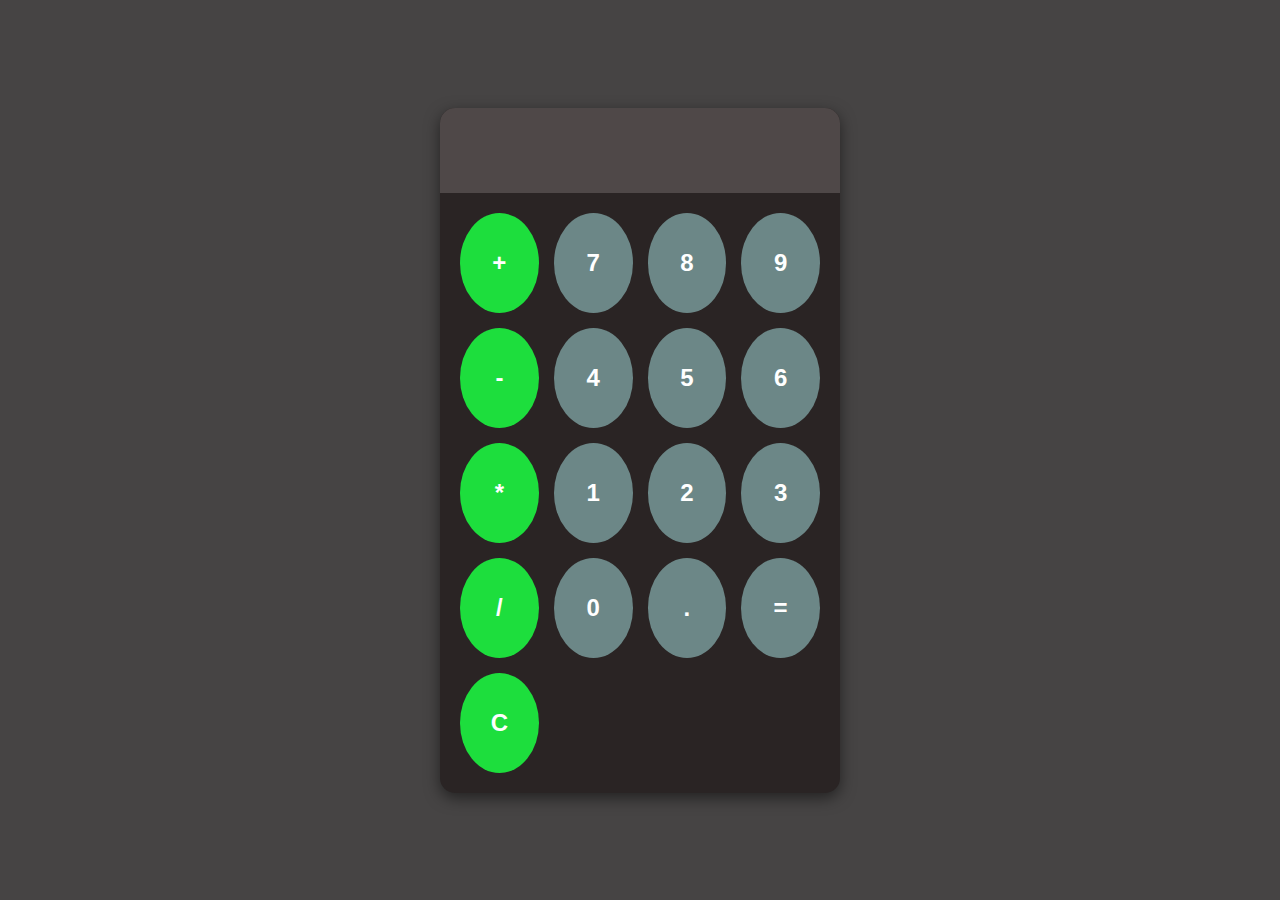
<file: codsoft/Calculator/index.html>
<!DOCTYPE html>
<html lang="en">
<head>
  <meta charset="UTF-8">
  <meta name="viewport" content="width=device-width, initial-scale=1.0">
  <title>Calculator</title>
  <link rel="stylesheet" href="style.css">
</head>
<body>
  <div id="calculator">
    <input id="display" readonly>
    <div id="keys">
      <button onclick="appendToDisplay('+')" class="operator-btn">+</button>
      <button onclick="appendToDisplay('7')">7 </button>
      <button onclick="appendToDisplay('8')">8 </button>
      <button onclick="appendToDisplay('9')">9 </button>
      <button onclick="appendToDisplay('-')"class="operator-btn">-</button>
      <button onclick="appendToDisplay('4')">4 </button>
      <button onclick="appendToDisplay('5')">5 </button>
      <button onclick="appendToDisplay('6')">6 </button>
      <button onclick="appendToDisplay('*')"class="operator-btn">*</button>
      <button onclick="appendToDisplay('1')">1 </button>
      <button onclick="appendToDisplay('2')">2 </button>
      <button onclick="appendToDisplay('3')">3 </button>
      <button onclick="appendToDisplay('/')"class="operator-btn">/</button>
      <button onclick="appendToDisplay('0')">0 </button>
      <button onclick="appendToDisplay('.')">.</button>
      <button onclick="calculate()"> = </button>
      <button onclick="clearDisplay()" class="operator-btn">C</button>

    </div>
  </div>
  <script src="script.js"></script>
</body>
</html>
</file>
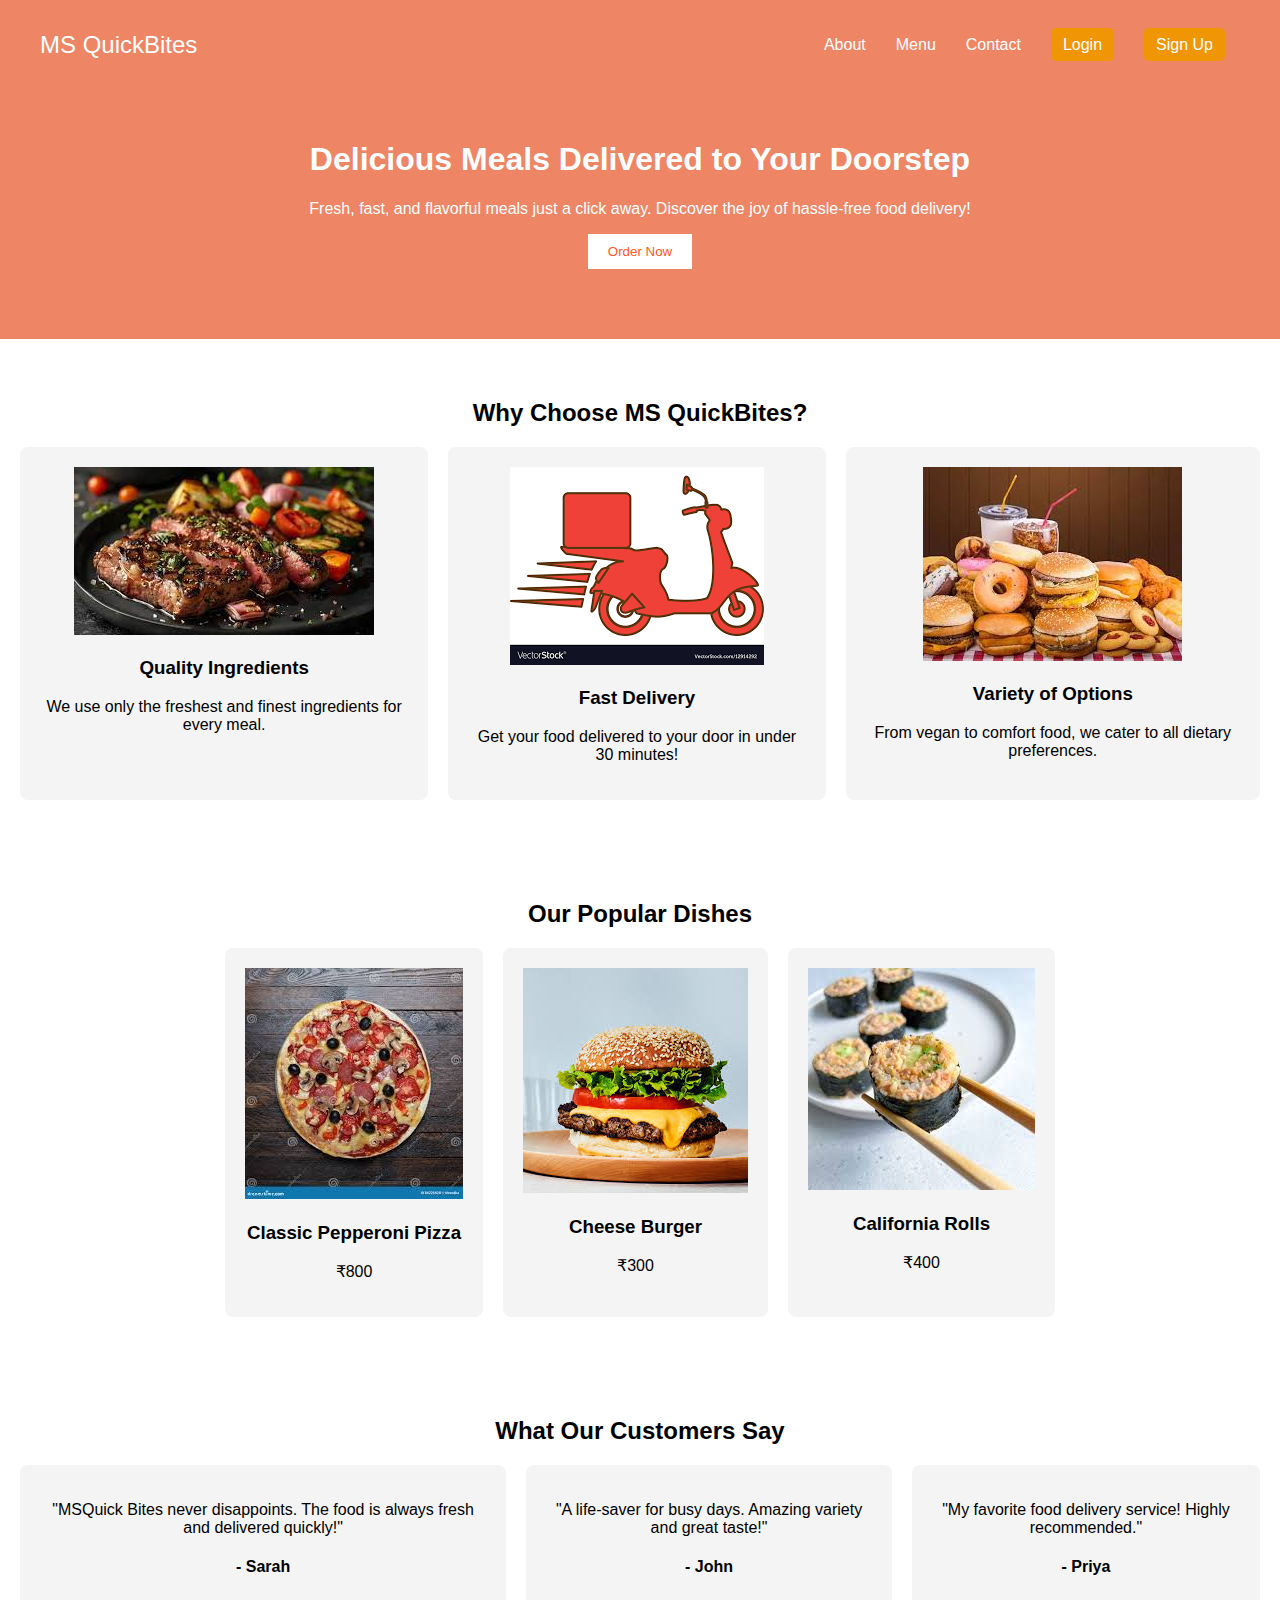
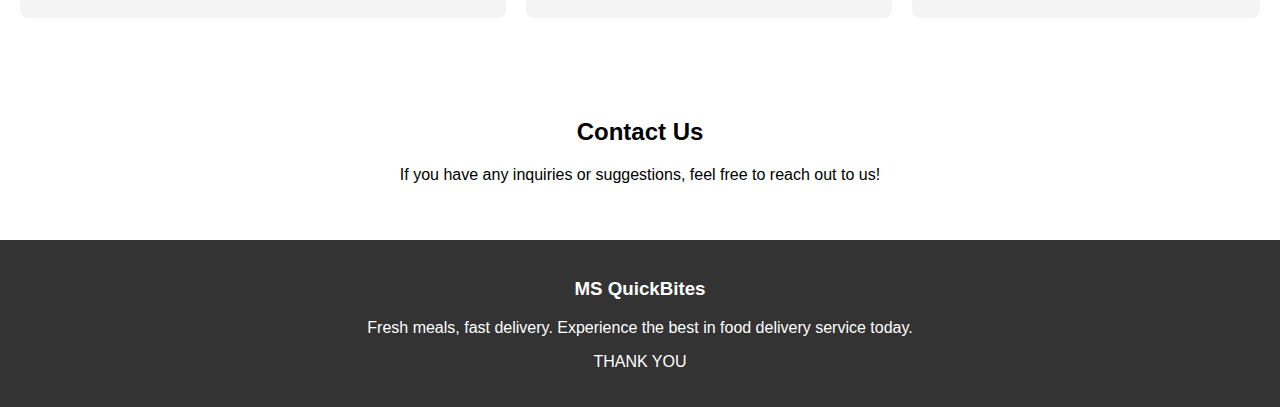
<file: codsoft/Landing Page/index.html>
<!DOCTYPE html>
<html lang="en">
<head>
  <meta charset="UTF-8">
  <meta name="viewport" content="width=device-width, initial-scale=1.0">
  <title>MS QuickBites - Food Delivery</title>
  <link rel="stylesheet" href="style.css">
</head>
<body>
  <header>
    <nav class="navbar">
      <div class="logo">
        <a href="#"> MS Quick<span>Bites</span></a>
      </div>
      <ul class="nav-links">
        <li><a href="#about">About</a></li>
        <li><a href="#menu">Menu</a></li>
        <li><a href="#contact">Contact</a></li>
        <li><a href="#login" class="btn-orange">Login</a></li>
        <li><a href="#signup" class="btn-orange">Sign Up</a></li>
      </ul>
    </nav>
    <div class="hero-section">
      <h1>Delicious Meals Delivered to Your Doorstep</h1>
      <p>Fresh, fast, and flavorful meals just a click away. Discover the joy of hassle-free food delivery!</p>
      <button class="cta-btn">Order Now</button>
    </div>
  </header>


  <section id="about" class="about-section">
    <h2>Why Choose MS QuickBites?</h2>
    <div class="features">
      <div class="feature">
        <img src="ii2.jpg" alt="Quality Ingredients">
        <h3>Quality Ingredients</h3>
        <p>We use only the freshest and finest ingredients for every meal.</p>
      </div>
      <div class="feature">
        <img src="i1.png" alt="Fast Delivery">
        <h3>Fast Delivery</h3>
        <p>Get your food delivered to your door in under 30 minutes!</p>
      </div>
      <div class="feature">
        <img src="i3.jpg" alt="Variety of Options">
        <h3>Variety of Options</h3>
        <p>From vegan to comfort food, we cater to all dietary preferences.</p>
      </div>
    </div>
  </section>

  
  <section id="menu" class="menu-section">
    <h2>Our Popular Dishes</h2>
    <div class="menu-cards">
      <div class="menu-card">
        <img src="i4.jpg" alt="Pizza">
        <h3>Classic Pepperoni Pizza</h3>
        <p>₹800</p>
      </div>
      <div class="menu-card">
        <img src="i5.jpg" alt="Burger">
        <h3>Cheese Burger</h3>
        <p>₹300</p>
      </div>
      <div class="menu-card">
        <img src="ii66.jpg" alt="Sushi">
        <h3>California Rolls</h3>
        <p>₹400</p>
      </div>
    </div>
  </section>

  
  <section class="testimonials">
    <h2>What Our Customers Say</h2>
    <div class="testimonial-cards">
      <div class="testimonial-card">
        <p>"MSQuick Bites never disappoints. The food is always fresh and delivered quickly!"</p>
        <h4>- Sarah</h4>
      </div>
      <div class="testimonial-card">
        <p>"A life-saver for busy days. Amazing variety and great taste!"</p>
        <h4>- John</h4>
      </div>
      <div class="testimonial-card">
        <p>"My favorite food delivery service! Highly recommended."</p>
        <h4>- Priya</h4>
      </div>
    </div>
  </section>

  <section id="contact" class="contact-section">
    <h2>Contact Us</h2>
    <p>If you have any inquiries or suggestions, feel free to reach out to us!</p>
  </section>

  <footer>
    <div class="footer-content">
      <h3>MS QuickBites</h3>
      <p>Fresh meals, fast delivery. Experience the best in food delivery service today.</p>
    </div>
    <p></p>
    <P>THANK YOU</P>
  </footer>
</body>
</html>
</file>
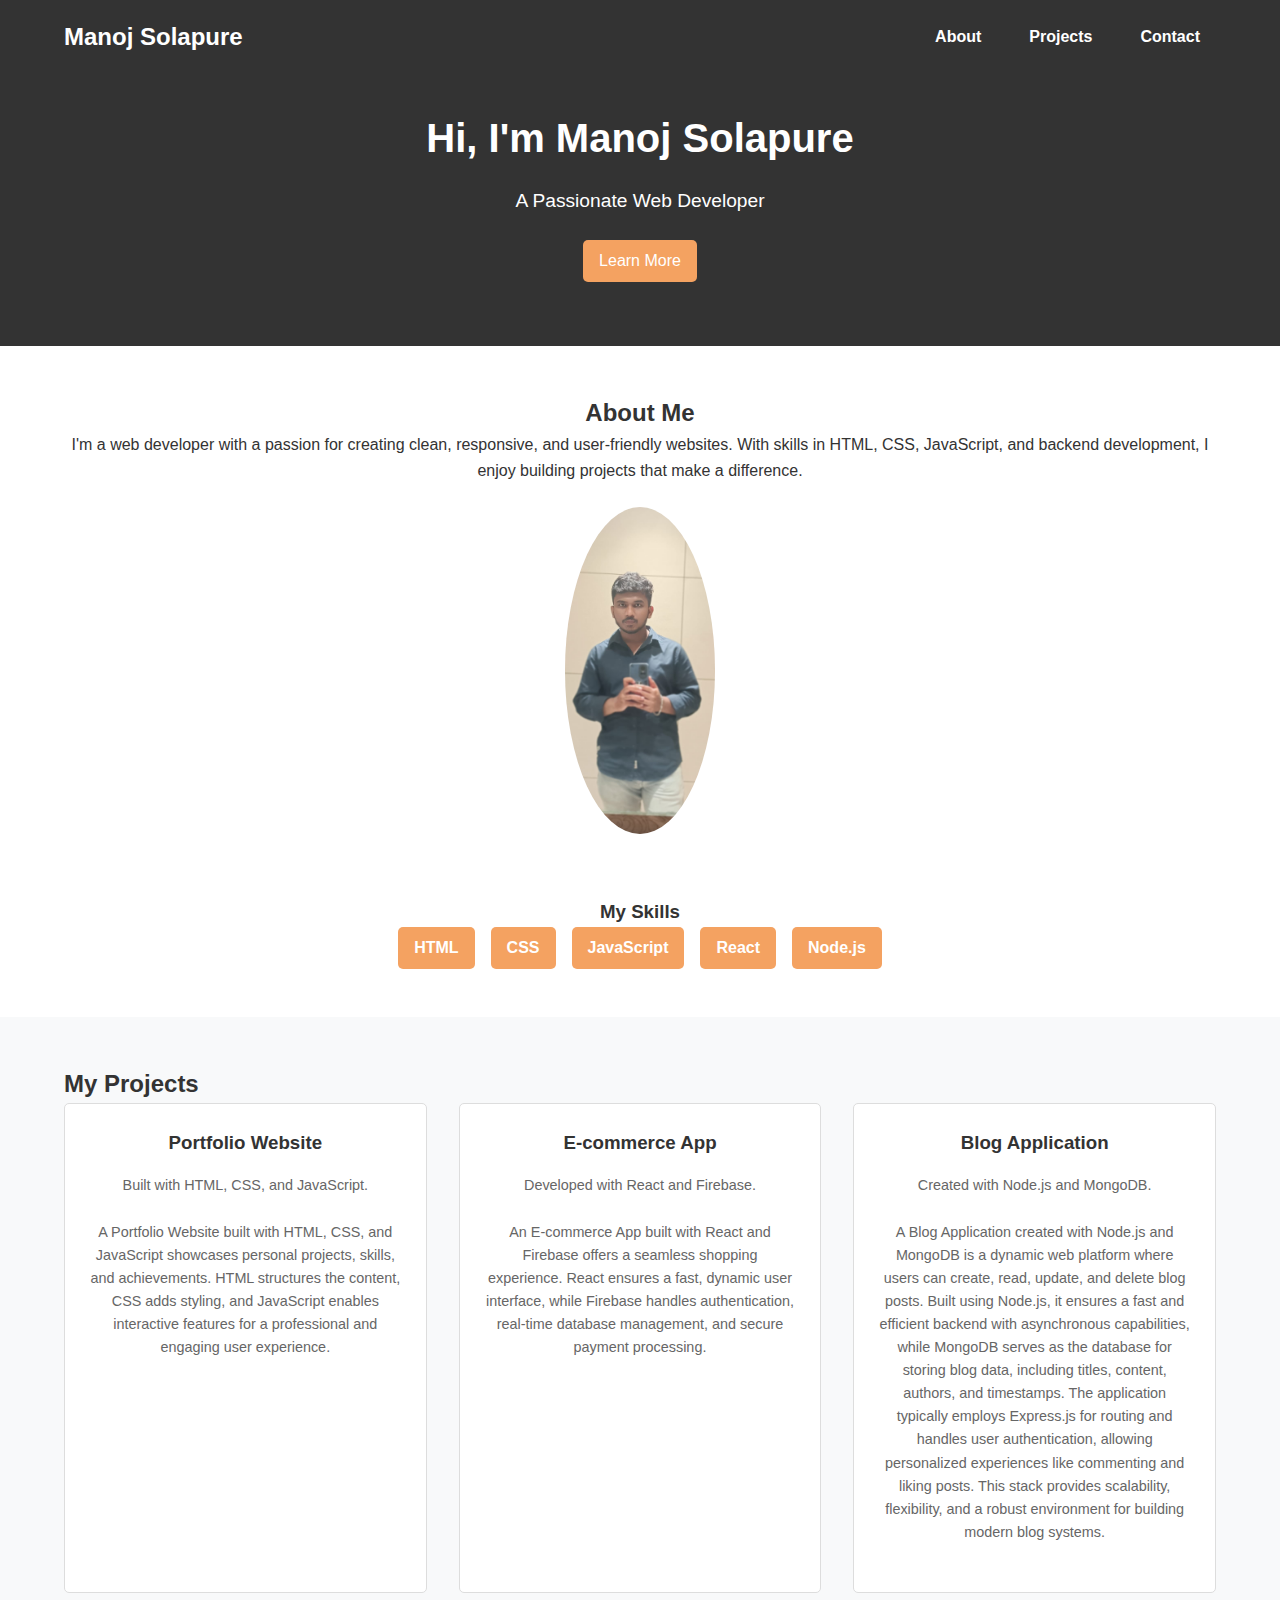
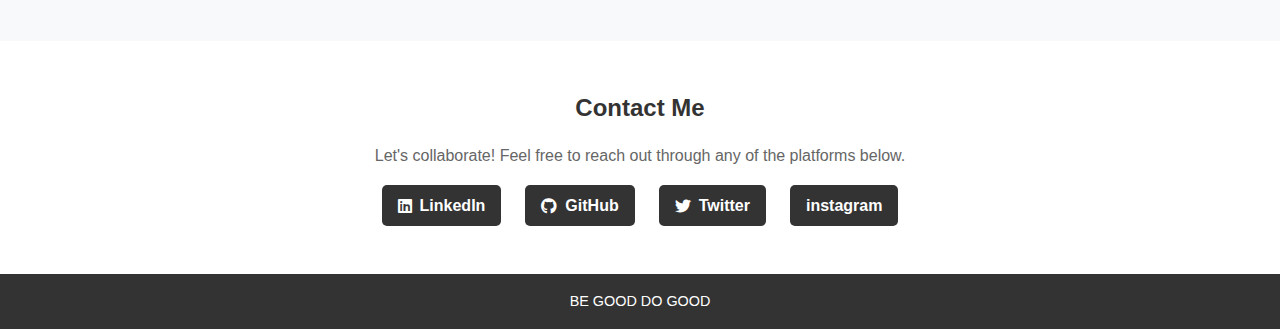
<file: codsoft/personal portfolio/index.html>
<!DOCTYPE html>
<html lang="en">

<head>
  <meta charset="UTF-8">
  <meta name="viewport" content="width=device-width, initial-scale=1.0">
  <title>Portfolio</title>
  <link rel="stylesheet" href="style.css">
  <link rel="stylesheet" href="https://cdnjs.cloudflare.com/ajax/libs/font-awesome/6.0.0-beta3/css/all.min.css" />
</head>

<body>
  <header class="header">
    <div class="container">
      <div class="navbar">
        <h1 class="brand"><a href="#home">Manoj Solapure</a></h1>
        <ul class="menu">
          <li><a href="#about">About</a></li>
          <li><a href="#projects">Projects</a></li>
          <li><a href="#contact">Contact</a></li>
        </ul>
      </div>
      <div class="hero" id="home">
        <h1>Hi, I'm Manoj Solapure</h1>
        <p>A Passionate Web Developer</p>
        <a href="#about" class="cta">Learn More</a>
      </div>
    </div>
  </header>

  <section class="about" id="about">
    <div class="container">
      <h2>About Me</h2>
      <p>
        I'm a web developer with a passion for creating clean, responsive, and user-friendly websites. With skills in
        HTML, CSS, JavaScript, and backend development, I enjoy building projects that make a difference.
      </p>
      <img src="img1.jpg" alt="Manoj">
      <div class="skills">
        <h3>My Skills</h3>
        <ul>
          <li>HTML</li>
          <li>CSS</li>
          <li>JavaScript</li>
          <li>React</li>
          <li>Node.js</li>
        </ul>
      </div>
    </div>
  </section>

  <section class="projects" id="projects">
    <div class="container">
      <h2>My Projects</h2>
      <div class="project-grid">
        <div class="project-card">
          <h3>Portfolio Website</h3>
          <p>Built with HTML, CSS, and JavaScript.</p>
          <P>A Portfolio Website built with HTML, CSS, and JavaScript showcases personal projects, skills, and achievements. HTML structures the content, CSS adds styling, and JavaScript enables interactive features for a professional and engaging user experience.</P>
        </div>
        <div class="project-card">
          <h3>E-commerce App</h3>
          <p>Developed with React and Firebase.</p>
          <P>An E-commerce App built with React and Firebase offers a seamless shopping experience. React ensures a fast, dynamic user interface, while Firebase handles authentication, real-time database management, and secure payment processing.</P>
        </div>
        <div class="project-card">
          <h3>Blog Application</h3>
          <p>Created with Node.js and MongoDB.</p>
          <P>A Blog Application created with Node.js and MongoDB is a dynamic web platform where users can create, read, update, and delete blog posts. Built using Node.js, it ensures a fast and efficient backend with asynchronous capabilities, while MongoDB serves as the database for storing blog data, including titles, content, authors, and timestamps. The application typically employs Express.js for routing and handles user authentication, allowing personalized experiences like commenting and liking posts. This stack provides scalability, flexibility, and a robust environment for building modern blog systems.</P>
        </div>
      </div>
    </div>
  </section>

  <section class="contact" id="contact">
    <div class="container">
      <h2>Contact Me</h2>
      <p>Let's collaborate! Feel free to reach out through any of the platforms below.</p>
      <ul class="social-links">
        <li><a href="https://www.linkedin.com/in/manoj-solapure-b41326299"><i class="fab fa-linkedin"></i> LinkedIn</a></li>
        <li><a href="https://github.com/manojms1616"><i class="fab fa-github"></i> GitHub</a></li>
        <li><a href="https://x.com/solapure_manoj?t=nv0mXy4opuwaPbmNBHSV1g&s=08"><i class="fab fa-twitter"></i> Twitter</a></li>
        <li><a href="https://www.instagram.com/m_a_n_o_j_8_0_5/profilecard/?igsh=MTh0enJxOHd6b24yeg=="></i> instagram</a></li>
      </ul>
    </div>
  </section>

  <footer class="footer">
    <div class="container">
      <p>BE GOOD DO GOOD</p>
    </div>
  </footer>
</body>

</html>
</file>
<file: codsoft/Calculator/style.css>
/* Ensure full-page alignment */
body {
  margin: 0;
  display: flex;
  justify-content: center;
  align-items: center;
  height: 100vh;
  background-color: rgb(70, 68, 68);
}

/* Calculator container styling */
#calculator {
  font-family: Arial, sans-serif;
  background-color: rgb(42, 36, 36);
  border-radius: 15px;
  max-width: 400px;
  overflow: hidden;
  box-shadow: 0px 5px 15px rgba(0, 0, 0, 0.5);
}

/* Display styling */
#display {
  width: 100%;
  padding: 20px;
  font-size: 2.5rem;
  text-align: right;
  border: none;
  background-color: rgb(79, 72, 72);
  color: wheat;
  box-sizing: border-box;
}

/* Keypad grid layout */
#keys {
  display: grid;
  grid-template-columns: repeat(4, 1fr);
  gap: 15px;
  padding: 20px;
}

/* Button styling */
button {
  width: 100%;
  height: 100px;
  border-radius: 50%;
  border: none;
  background-color: rgb(108, 135, 135);
  color: white;
  font-size: 1.5rem;
  font-weight: bold;
  cursor: pointer;
  display: flex;
  justify-content: center;
  align-items: center;
  transition: all 0.2s ease;
}

/* Button hover and active effects */
button:hover {
  background-color: rgb(58, 53, 53);
}

button:active {
  background-color: rgb(24, 23, 23);
}

/* Operator button specific styles */
.operator-btn {
  background-color: rgb(29, 222, 61);
}

.operator-btn:hover {
  background-color: rgb(65, 221, 91);
}

.operator-btn:active {
  background-color: rgb(145, 223, 158);
}
</file>
<file: codsoft/Landing Page/style.css>
body {
    font-family: Arial, sans-serif;
    margin: 0;
    padding: 0;
    box-sizing: border-box;
  }
  
  header {
    background: #ee8666;
    color: white;
    padding: 20px;
    text-align: center;
  }
  
  .navbar {
    display: flex;
    justify-content: space-between;
    align-items: center;
    padding: 0 20px;
  }
  
  .logo a {
    font-size: 24px;
    color: white;
    text-decoration: none;
  }
  
  .nav-links {
    list-style: none;
    display: flex;
  }
  
  .nav-links li {
    margin: 0 15px;
  }
  
  .nav-links a {
    color: white;
    text-decoration: none;
    font-size: 16px;
  }
  
  .btn-orange {
    background: #f09605;
    color: white;
    padding: 8px 12px;
    border-radius: 5px;
  }
  
  .hero-section {
    padding: 50px;
  }
  
  .cta-btn {
    background: white;
    color: #ff5722;
    padding: 10px 20px;
    border: none;
    cursor: pointer;
  }
  
  .about-section,
  .menu-section,
  .testimonials,
  .contact-section {
    padding: 40px 20px;
    text-align: center;
  }
  
  .menu-cards,
  .features,
  .testimonial-cards {
    display: flex;
    justify-content: center;
    gap: 20px;
  }
  
  .menu-card,
  .feature,
  .testimonial-card {
    background: #f4f4f4;
    padding: 20px;
    border-radius: 8px;
  }
  
  footer {
    background: #333;
    color: white;
    text-align: center;
    padding: 20px;
  }
</file>
<file: codsoft/personal portfolio/style.css>
* {
    margin: 0;
    padding: 0;
    box-sizing: border-box;
  }
  
  body {
    font-family: Arial, sans-serif;
    line-height: 1.6;
    color: #333;
  }
  
  a {
    text-decoration: none;
    color: inherit;
  }
  
  .container {
    width: 90%;
    max-width: 1200px;
    margin: auto;
  }
  
  .header {
    background: #333;
    color: #fff;
    padding: 1rem 0;
  }
  
  .navbar {
    display: flex;
    justify-content: space-between;
    align-items: center;
  }
  
  .brand {
    font-size: 1.5rem;
  }
  
  .menu {
    list-style: none;
    display: flex;
    gap: 1rem;
  }
  
  .menu li {
    padding: 0.5rem 1rem;
  }
  
  .menu a {
    color: #fff;
    font-weight: bold;
    transition: color 0.3s;
  }
  
  .menu a:hover {
    color: #f4a261;
  }
  
  .hero {
    text-align: center;
    padding: 3rem 0;
  }
  
  .hero h1 {
    font-size: 2.5rem;
    margin-bottom: 1rem;
  }
  
  .hero p {
    font-size: 1.2rem;
    margin-bottom: 1.5rem;
  }
  
  .cta {
    display: inline-block;
    background: #f4a261;
    color: #fff;
    padding: 0.5rem 1rem;
    border-radius: 5px;
    transition: background 0.3s;
  }
  
  .cta:hover {
    background: #e76f51;
  }
  
  .about {
    padding: 3rem 0;
    text-align: center;
  }
  
  .about img {
    width: 150px;
    border-radius: 50%;
    margin: 1.5rem 0;
  }
  
  .skills {
    margin-top: 2rem;
  }
  
  .skills ul {
    list-style: none;
    display: flex;
    flex-wrap: wrap;
    gap: 1rem;
    justify-content: center;
  }
  
  .skills li {
    background: #f4a261;
    color: #fff;
    padding: 0.5rem 1rem;
    border-radius: 5px;
    font-weight: bold;
  }
  
  .projects {
    background: #f8f9fa;
    padding: 3rem 0;
  }
  
  .project-grid {
    display: grid;
    grid-template-columns: repeat(auto-fit, minmax(300px, 1fr));
    gap: 2rem;
  }
  
  .project-card {
    background: #fff;
    padding: 1.5rem;
    border: 1px solid #ddd;
    border-radius: 5px;
    text-align: center;
  }
  
  .project-card h3 {
    margin-bottom: 1rem;
    color: #333;
  }
  
  .project-card p {
    margin-bottom: 1.5rem;
    font-size: 0.9rem;
    color: #666;
  }
  
  .project-card .btn {
    display: inline-block;
    background: #333;
    color: #fff;
    padding: 0.5rem 1rem;
    border-radius: 5px;
    margin: 0 0.5rem;
    transition: background 0.3s;
  }
  
  .project-card .btn:hover {
    background: #f4a261;
  }
  
  .contact {
    padding: 3rem 0;
    text-align: center;
  }
  
  .contact h2 {
    margin-bottom: 1rem;
  }
  
  .contact p {
    margin-bottom: 1rem;
    color: #666;
  }
  
  .social-links {
    list-style: none;
    display: flex;
    justify-content: center;
    gap: 1.5rem;
  }
  
  .social-links li {
    background: #333;
    padding: 0.5rem 1rem;
    border-radius: 5px;
    font-weight: bold;
  }
  
  .social-links a {
    color: #fff;
    display: flex;
    align-items: center;
    gap: 0.5rem;
  }
  
  .social-links a:hover {
    background: #f4a261;
    color: #fff;
  }

  .footer {
    background: #333;
    color: #fff;
    text-align: center;
    padding: 1rem 0;
    font-size: 0.9rem;
  }
</file>
